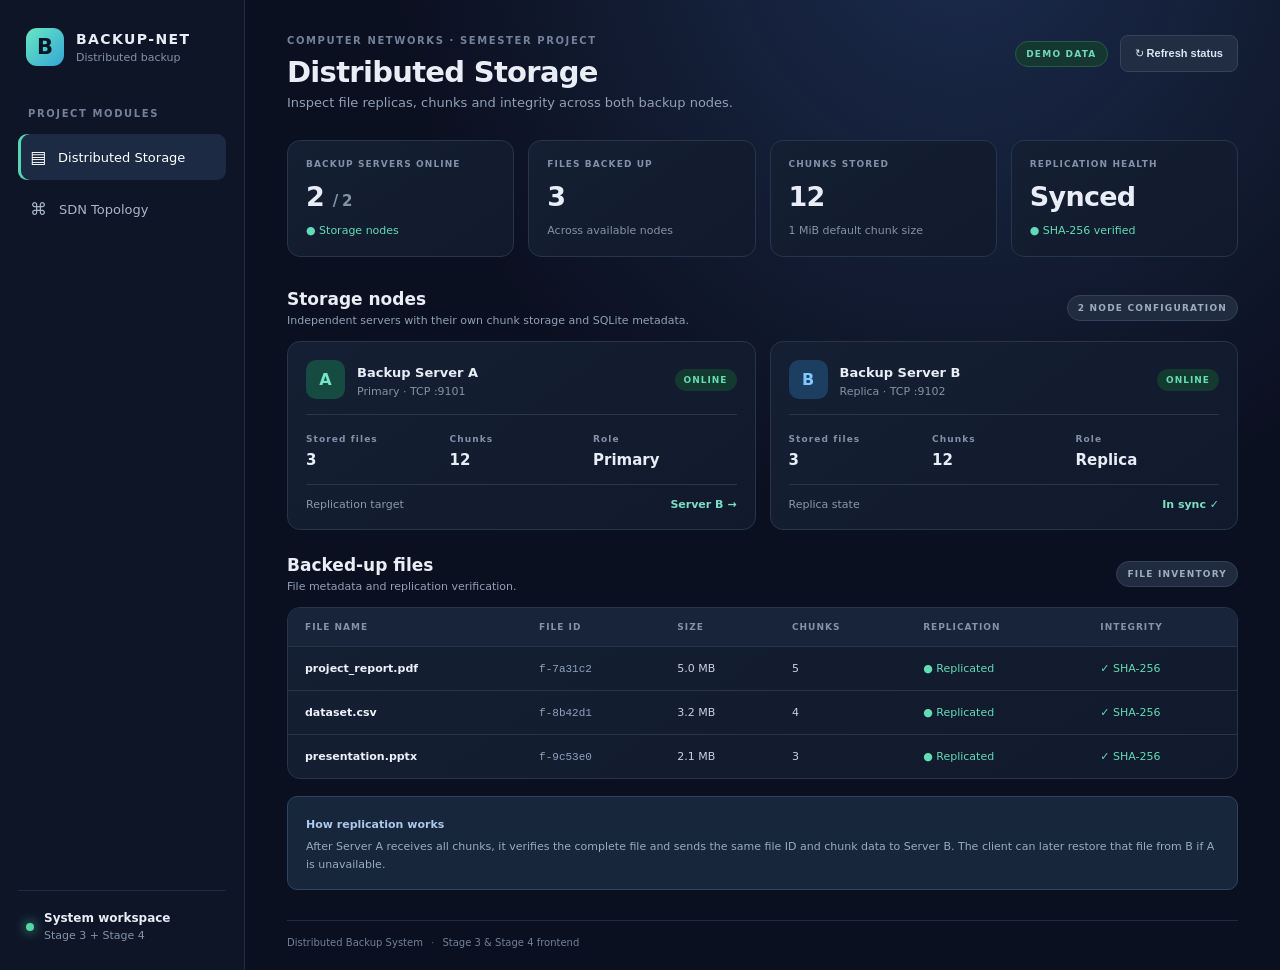
<file: index.html>
<!doctype html>
<html lang="en">
<head>
<meta charset="utf-8"><meta name="viewport" content="width=device-width,initial-scale=1">
<title>BACKUP-NET · Storage & SDN</title>
<link rel="stylesheet" href="style.css">
</head>
<body>
<div class="shell">
<aside class="sidebar">
 <div class="brand"><span class="brand-icon">B</span><div><b>BACKUP-NET</b><small>Distributed backup</small></div></div>
 <div class="nav-label">PROJECT MODULES</div>
 <a href="#storage" class="nav active" data-tab="storage"><span>▤</span> Distributed Storage</a>
 <a href="#topology" class="nav" data-tab="topology"><span>⌘</span> SDN Topology</a>
 <div class="side-bottom"><span class="pulse"></span><div><b>System workspace</b><small>Stage 3 + Stage 4</small></div></div>
</aside>
<main>
 <header><div><div class="eyebrow">COMPUTER NETWORKS · SEMESTER PROJECT</div><h1 id="page-title">Distributed Storage</h1><p id="page-sub">Inspect file replicas, chunks and integrity across both backup nodes.</p></div><div class="header-right"><span class="mode" id="mode-pill">DEMO DATA</span><button class="btn secondary" id="refresh">↻ Refresh status</button></div></header>
 <section id="storage" class="page">
  <div class="metrics">
   <article class="metric"><small>BACKUP SERVERS ONLINE</small><strong id="online-count">2 <i>/ 2</i></strong><span class="good">● Storage nodes</span></article>
   <article class="metric"><small>FILES BACKED UP</small><strong id="file-count">3</strong><span>Across available nodes</span></article>
   <article class="metric"><small>CHUNKS STORED</small><strong id="chunk-count">12</strong><span>1 MiB default chunk size</span></article>
   <article class="metric"><small>REPLICATION HEALTH</small><strong id="replication-health">Synced</strong><span class="good">● SHA-256 verified</span></article>
  </div>
  <div class="section-head"><div><h2>Storage nodes</h2><p>Independent servers with their own chunk storage and SQLite metadata.</p></div><span class="tag">2 NODE CONFIGURATION</span></div>
  <div class="server-grid">
   <article class="server-card"><div class="server-top"><div class="server-symbol">A</div><div class="server-name"><b>Backup Server A</b><small>Primary · TCP :9101</small></div><span class="status online" id="status-a">ONLINE</span></div><div class="server-stats"><div><small>Stored files</small><b id="files-a">3</b></div><div><small>Chunks</small><b id="chunks-a">12</b></div><div><small>Role</small><b>Primary</b></div></div><div class="server-foot"><span>Replication target</span><b>Server B →</b></div></article>
   <article class="server-card"><div class="server-top"><div class="server-symbol replica">B</div><div class="server-name"><b>Backup Server B</b><small>Replica · TCP :9102</small></div><span class="status online" id="status-b">ONLINE</span></div><div class="server-stats"><div><small>Stored files</small><b id="files-b">3</b></div><div><small>Chunks</small><b id="chunks-b">12</b></div><div><small>Role</small><b>Replica</b></div></div><div class="server-foot"><span>Replica state</span><b id="replica-state">In sync ✓</b></div></article>
  </div>
  <div class="section-head"><div><h2>Backed-up files</h2><p>File metadata and replication verification.</p></div><span class="tag">FILE INVENTORY</span></div>
  <div class="table-wrap"><table><thead><tr><th>FILE NAME</th><th>FILE ID</th><th>SIZE</th><th>CHUNKS</th><th>REPLICATION</th><th>INTEGRITY</th></tr></thead><tbody id="file-rows"><tr><td><b>project_report.pdf</b></td><td class="mono">f-7a31c2</td><td>5.0 MB</td><td>5</td><td><span class="good">● Replicated</span></td><td><span class="good">✓ SHA-256</span></td></tr><tr><td><b>dataset.csv</b></td><td class="mono">f-8b42d1</td><td>3.2 MB</td><td>4</td><td><span class="good">● Replicated</span></td><td><span class="good">✓ SHA-256</span></td></tr><tr><td><b>presentation.pptx</b></td><td class="mono">f-9c53e0</td><td>2.1 MB</td><td>3</td><td><span class="good">● Replicated</span></td><td><span class="good">✓ SHA-256</span></td></tr></tbody></table></div>
  <div class="note"><b>How replication works</b><p>After Server A receives all chunks, it verifies the complete file and sends the same file ID and chunk data to Server B. The client can later restore that file from B if A is unavailable.</p></div>
 </section>
 <section id="topology" class="page hidden">
  <div class="topology-toolbar"><div><span class="tag">NETWORK MAP</span><h2>Live SDN topology</h2><p>Two alternative paths connect the client to the backup network.</p></div><div class="controls"><button class="btn danger" id="fail-link">⚡ Simulate Path A link failure</button><button class="btn secondary" id="restore-link">↻ Restore network</button></div></div>
  <div class="topology-card">
   <div class="topo-status"><span class="good" id="network-state">● All links active</span><span class="muted" id="route-state">Current route: Path A</span></div>
   <svg id="network-svg" viewBox="0 0 900 490" role="img" aria-label="Network topology showing client, switches, two paths, SDN controller and backup servers">
    <defs><marker id="arrow" markerWidth="8" markerHeight="8" refX="6" refY="3" orient="auto"><path d="M0 0 L6 3 L0 6" fill="#8795aa"/></marker></defs>
    <path class="link active-link" id="l-client" d="M115 235 H210"/><path class="link path-a" id="l-a1" d="M270 235 L365 130 H465"/><path class="link path-a" id="l-a2" d="M525 130 L630 235 H715"/>
    <path class="link path-b" id="l-b1" d="M270 255 L365 355 H465"/><path class="link path-b" id="l-b2" d="M525 355 L630 255 H715"/>
    <path class="link controller-link" d="M450 55 V85 M450 85 H240 V205 M450 85 H690 V205"/>
    <g class="node" transform="translate(35 205)"><rect width="80" height="60" rx="12"/><text x="40" y="26">CLIENT</text><text class="sub" x="40" y="43">H1</text></g>
    <g class="node switch" transform="translate(210 205)"><rect width="60" height="60" rx="12"/><text x="30" y="26">S1</text><text class="sub" x="30" y="43">SWITCH</text></g>
    <g class="node switch" transform="translate(465 100)"><rect width="60" height="60" rx="12"/><text x="30" y="26">S2</text><text class="sub" x="30" y="43">PATH A</text></g>
    <g class="node switch" transform="translate(465 325)"><rect width="60" height="60" rx="12"/><text x="30" y="26">S3</text><text class="sub" x="30" y="43">PATH B</text></g>
    <g class="node switch" transform="translate(715 205)"><rect width="60" height="60" rx="12"/><text x="30" y="26">S4</text><text class="sub" x="30" y="43">EDGE</text></g>
    <g class="node server-node" transform="translate(810 155)"><rect width="80" height="65" rx="12"/><text x="40" y="27">SERVER A</text><text class="sub" x="40" y="46">PRIMARY</text></g>
    <g class="node server-node" transform="translate(810 265)"><rect width="80" height="65" rx="12"/><text x="40" y="27">SERVER B</text><text class="sub" x="40" y="46">REPLICA</text></g>
    <path class="link server-link" d="M775 225 L810 188 M775 245 L810 297"/>
    <g class="node controller-node" transform="translate(380 15)"><rect width="140" height="50" rx="12"/><text x="70" y="22">SDN CONTROLLER</text><text class="sub" x="70" y="38">OpenFlow · OS-Ken</text></g>
    <text class="path-label" x="355" y="105">PATH A · PRIMARY</text><text class="path-label" x="355" y="405">PATH B · ALTERNATE</text>
   </svg>
   <div class="legend"><span><i class="line-key a"></i> Path A · primary</span><span><i class="line-key b"></i> Path B · alternate</span><span><i class="line-key c"></i> Controller connection</span></div>
  </div>
  <div class="network-bottom">
   <article class="info-card"><small>SDN CONTROLLER</small><h3 id="controller-status">Connected (demo)</h3><p>Responsible for monitoring network state and installing forwarding rules on switches.</p></article>
   <article class="info-card"><small>ACTIVE ROUTE</small><h3 id="active-route">Path A</h3><p id="route-description">Primary path selected. Traffic can reach the backup network.</p></article>
   <article class="info-card"><small>FAILURE EVENT</small><h3 id="failure-event">No failure detected</h3><p id="failure-description">Use the controls to illustrate alternate-path selection.</p></article>
  </div>
  <div class="note warning"><b>Important demonstration note</b><p>These controls change the visual demo state only unless you connect them to your Mininet/OS-Ken backend. A real link failure requires the controller to detect the event and install Path B flow rules. An interrupted TCP transfer also needs application-level chunk retry; changing routes does not preserve an existing TCP connection.</p></div>
  <div class="event-log"><h3>Network event log</h3><div id="events"><p><time>READY</time> Topology view initialized · demo state</p></div></div>
 </section>
 <footer>Distributed Backup System <span>·</span> Stage 3 &amp; Stage 4 frontend</footer>
</main>
</div>
<script src="app.js"></script>
</body></html>
</file>
<file: style.css>
*{box-sizing:border-box} :root{font-family:Inter,ui-sans-serif,system-ui,-apple-system,"Segoe UI",sans-serif;color:#e8edf6;background:#0b1020;font-synthesis:none}body{margin:0;background:radial-gradient(ellipse at 75% -10%,#1c2c4d 0,transparent 42%),#0b1020}.shell{min-height:100vh;display:flex}.sidebar{width:245px;flex-shrink:0;background:#0e1527;border-right:1px solid #202b41;padding:28px 18px;display:flex;flex-direction:column}.brand{display:flex;align-items:center;gap:12px;padding:0 8px 42px}.brand-icon{width:38px;height:38px;border-radius:11px;background:linear-gradient(135deg,#67e8c2,#36a6d6);color:#071624;display:grid;place-items:center;font-weight:900;font-size:21px}.brand b{display:block;font-size:14px;letter-spacing:1.4px}.brand small,.server-name small,.side-bottom small{display:block;color:#8492a9;font-size:11px;margin-top:4px}.nav-label,.eyebrow{font-size:10px;letter-spacing:1.6px;color:#73819a;font-weight:700}.nav-label{padding:0 10px 12px}.nav{padding:13px 12px;border-radius:9px;color:#a9b5c9;text-decoration:none;font-size:13px;margin:3px 0;display:flex;gap:12px;align-items:center}.nav span{font-size:17px}.nav:hover,.nav.active{background:#1c2b43;color:#fff}.nav.active{box-shadow:inset 3px 0 #55d6b2}.side-bottom{margin-top:auto;border-top:1px solid #202b41;padding:20px 8px 0;display:flex;align-items:center;gap:10px;font-size:12px}.pulse{width:8px;height:8px;background:#53d6a8;border-radius:50%;box-shadow:0 0 12px #53d6a8}main{max-width:1450px;width:100%;padding:35px 42px 22px;margin:0 auto}header{display:flex;justify-content:space-between;gap:20px;align-items:flex-start;margin-bottom:30px}h1{font-size:29px;letter-spacing:-.7px;margin:9px 0 6px}header p,.section-head p,.topology-toolbar p{margin:0;color:#91a0b7;font-size:13px}.header-right{display:flex;align-items:center;gap:12px}.mode,.tag{font-size:9px;letter-spacing:1.2px;font-weight:800;color:#70d9bc;background:#15372f;border:1px solid #245b4d;padding:7px 10px;border-radius:20px}.btn{border:0;border-radius:8px;padding:11px 14px;font-weight:700;font-size:11px;cursor:pointer}.btn:hover{filter:brightness(1.12)}.secondary{background:#202d43;color:#dce6f4;border:1px solid #34435b}.danger{background:#512633;color:#ffc3ca;border:1px solid #824052}.metrics{display:grid;grid-template-columns:repeat(4,1fr);gap:14px;margin-bottom:32px}.metric,.server-card,.table-wrap,.topology-card,.info-card,.event-log{background:linear-gradient(145deg,#151f33,#111a2c);border:1px solid #26344c;border-radius:13px}.metric{padding:18px}.metric small,.server-stats small,.info-card small{display:block;color:#8291a9;font-size:9px;font-weight:800;letter-spacing:1.1px}.metric strong{display:block;font-size:27px;margin:12px 0 7px;letter-spacing:-.7px}.metric strong i{font-style:normal;font-size:15px;color:#8392a9}.metric span{font-size:11px;color:#8392a9}.good{color:#62dcb5!important}.section-head{display:flex;align-items:center;justify-content:space-between;margin:25px 0 14px}.section-head h2,.topology-toolbar h2{font-size:17px;margin:0 0 5px}.section-head p{font-size:11px}.section-head .tag{color:#9eacc2;background:#202b40;border-color:#33415a}.server-grid{display:grid;grid-template-columns:1fr 1fr;gap:14px}.server-card{padding:18px}.server-top{display:flex;align-items:center;gap:12px}.server-symbol{width:39px;height:39px;border-radius:10px;background:#164b42;color:#76e6c3;display:grid;place-items:center;font-weight:900}.server-symbol.replica{background:#1c3e61;color:#80c8ff}.server-name{flex:1}.server-name b{font-size:13px}.status{font-size:9px;letter-spacing:1px;font-weight:800;padding:6px 9px;border-radius:20px}.online{color:#62dcb5;background:#14392f}.offline{color:#ff929e;background:#4a202d}.server-stats{display:grid;grid-template-columns:repeat(3,1fr);padding:19px 0 15px;margin-top:15px;border-top:1px solid #29364c;border-bottom:1px solid #29364c}.server-stats b{display:block;font-size:15px;margin-top:7px}.server-foot{display:flex;justify-content:space-between;padding-top:13px;font-size:11px;color:#8998af}.server-foot b{color:#7ddfc2}.table-wrap{overflow:auto}table{width:100%;border-collapse:collapse;text-align:left;white-space:nowrap}th{font-size:9px;letter-spacing:1px;color:#8492aa;background:#18243a;padding:14px 17px}td{font-size:11px;color:#c7d1e0;padding:15px 17px;border-top:1px solid #27344a}td b{color:#edf2fa}.mono{font-family:ui-monospace,monospace;color:#90a2be}.note{margin-top:17px;padding:16px 18px;border-radius:10px;background:#17263a;border:1px solid #2c4561}.note b{font-size:11px;color:#a9c9ed}.note p{font-size:11px;line-height:1.6;color:#9aaac0;margin:6px 0 0}.hidden{display:none!important}.topology-toolbar{display:flex;justify-content:space-between;align-items:center;gap:18px;margin-bottom:14px}.topology-toolbar h2{font-size:19px;margin-top:9px}.topology-toolbar p{font-size:11px}.controls{display:flex;gap:9px;flex-wrap:wrap}.topology-card{padding:18px}.topo-status{display:flex;justify-content:space-between;font-size:11px;margin:0 5px 8px}.muted{color:#93a1b8}svg{width:100%;height:auto;max-height:510px;display:block}.link{fill:none;stroke-width:5;stroke-linecap:round;stroke-linejoin:round}.active-link{stroke:#8b9ab0}.path-a{stroke:#56d5ae}.path-b{stroke:#477aa8;stroke-dasharray:9 8}.controller-link{stroke:#7183a2;stroke-width:2;stroke-dasharray:4 6}.server-link{stroke:#7183a2;stroke-width:3}.node rect{fill:#1c2b43;stroke:#536783;stroke-width:1.5}.node text{fill:#eff5ff;font-size:10px;font-weight:800;text-anchor:middle;letter-spacing:.4px}.node .sub{fill:#9aabc2;font-size:8px;font-weight:600}.switch rect{fill:#203b58;stroke:#5288b5}.server-node rect{fill:#193a35;stroke:#4caa8e}.controller-node rect{fill:#392e59;stroke:#9274c5}.path-label{fill:#8da1bb;font-size:10px;font-weight:800;letter-spacing:1px}.link.failed{stroke:#e45e6c;stroke-dasharray:5 9;opacity:.8}.link.route-active{stroke:#64e0b7;stroke-width:6}.network-bottom{display:grid;grid-template-columns:repeat(3,1fr);gap:13px;margin-top:15px}.info-card{padding:16px}.info-card h3{font-size:15px;margin:10px 0 7px}.info-card p{font-size:10px;line-height:1.5;color:#8e9db4;margin:0}.warning{background:#30271c;border-color:#67502b}.warning b{color:#f1c879}.legend{display:flex;gap:25px;justify-content:center;flex-wrap:wrap;color:#93a1b8;font-size:10px;padding:7px}.line-key{display:inline-block;width:20px;height:3px;vertical-align:middle;margin-right:6px;border-radius:5px}.line-key.a{background:#56d5ae}.line-key.b{background:#477aa8}.line-key.c{background:#7183a2}.event-log{padding:16px;margin-top:15px}.event-log h3{font-size:12px;margin:0 0 12px}.event-log p{font-size:10px;color:#a5b3c8;margin:8px 0}.event-log time{font-family:monospace;color:#6edabb;margin-right:10px}footer{border-top:1px solid #202b41;margin-top:30px;padding-top:16px;color:#718099;font-size:10px}footer span{padding:0 5px;color:#4f607a}@media(max-width:900px){.sidebar{width:190px}main{padding:28px 22px}.metrics{grid-template-columns:repeat(2,1fr)}}@media(max-width:650px){.shell{display:block}.sidebar{width:100%;padding:14px;display:block}.brand{padding:0 5px 13px}.nav-label,.side-bottom{display:none}.nav{display:inline-flex;margin:0 3px 0 0;padding:9px;font-size:11px}.sidebar .nav span{display:none}main{padding:22px 14px}.header-right{align-items:flex-end;flex-direction:column}.metrics{gap:8px}.metric{padding:13px}.metric strong{font-size:22px}.server-grid,.network-bottom{grid-template-columns:1fr}.topology-toolbar{align-items:flex-start;flex-direction:column}.controls{width:100%}.controls button{flex:1}header{gap:8px}h1{font-size:23px}.mode{display:none}}
</file>
